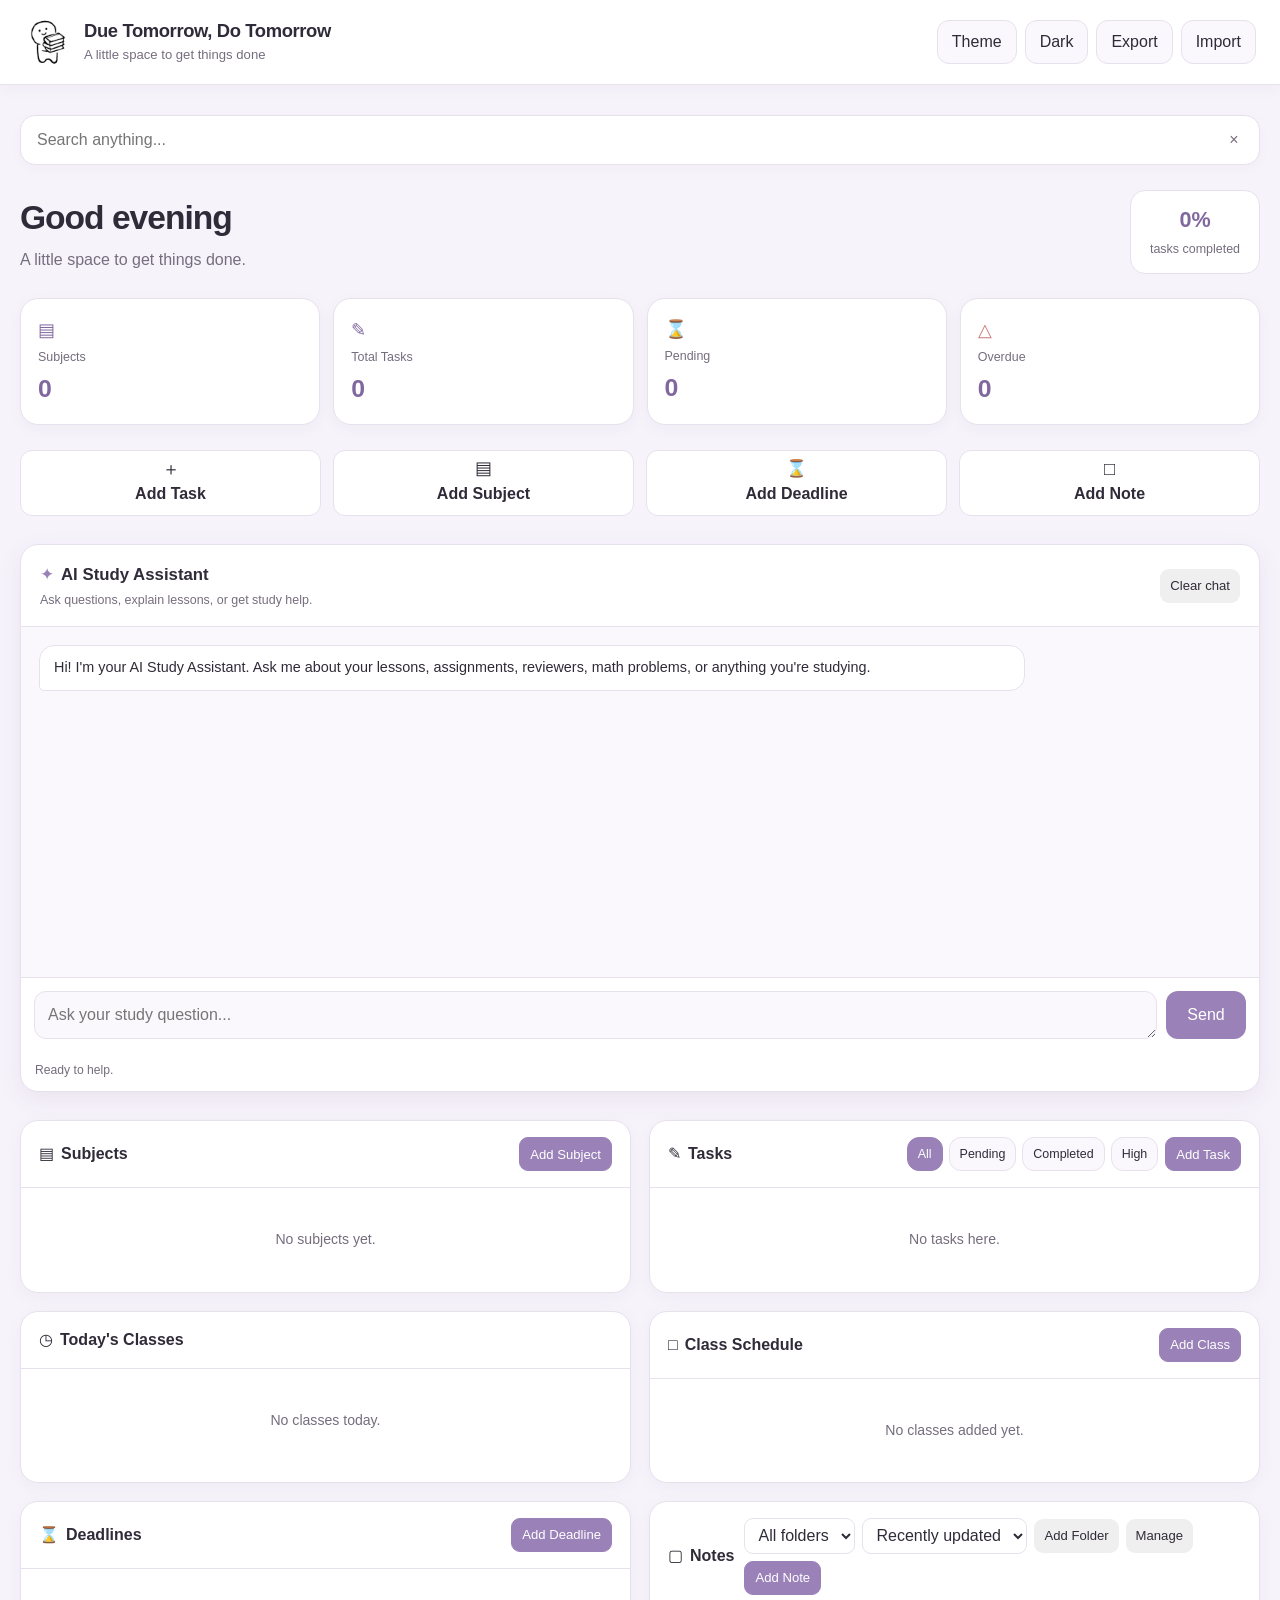
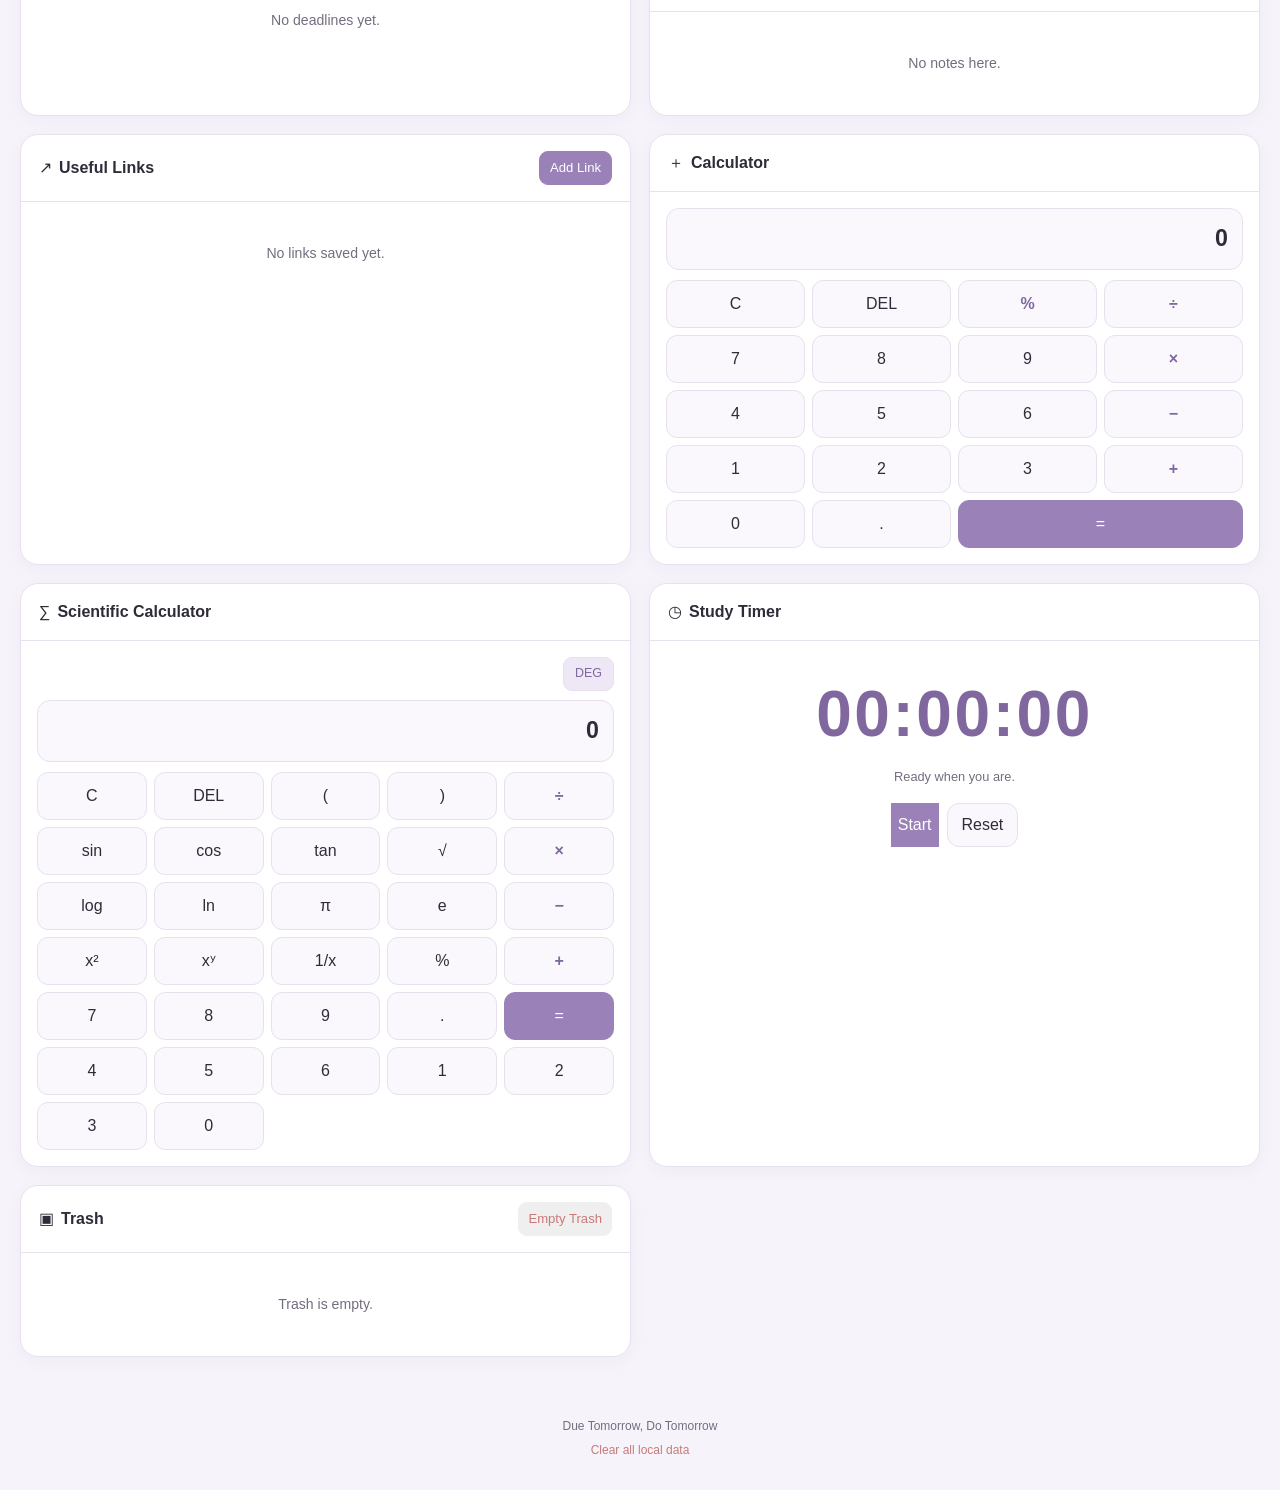
<file: index.html>
<!DOCTYPE html>
<html lang="en">
<head>
  <meta charset="UTF-8">

  <meta
    name="viewport"
    content="width=device-width, initial-scale=1.0"
  >

  <meta
    name="description"
    content="Due Tomorrow, Do Tomorrow — A little space to get things done."
  >

  <title>Due Tomorrow, Do Tomorrow</title>

  <link
    rel="icon"
    type="image/png"
    href="./due-tomorrow-favicon.png"
  >

  <link rel="stylesheet" href="style.css">
</head>

<body data-theme="lavender">

  <!-- =====================================================
       HEADER
       ===================================================== -->

  <header>
    <div class="header-inner">

      <div class="brand">

        <img
          src="./due-tomorrow-favicon.png"
          alt="Due Tomorrow, Do Tomorrow"
        >

        <div class="brand-text">
          <h1>Due Tomorrow, Do Tomorrow</h1>
          <p>A little space to get things done</p>
        </div>

      </div>

      <div class="header-actions">

        <button
          id="themeButton"
          class="header-button"
          type="button"
          aria-label="Choose theme"
        >
          Theme
        </button>

        <button
          id="darkModeButton"
          class="header-button"
          type="button"
          aria-label="Toggle dark mode"
        >
          Dark
        </button>

        <button
          id="exportButton"
          class="header-button"
          type="button"
        >
          Export
        </button>

        <button
          id="importButton"
          class="header-button"
          type="button"
        >
          Import
        </button>

        <input
          id="importFile"
          type="file"
          accept=".json,application/json"
          hidden
        >

      </div>

    </div>

    <!-- ===================================================
         THEME PANEL
         =================================================== -->

    <div
      id="themePanel"
      class="theme-panel"
    >

      <h3>Choose a color</h3>

      <div class="theme-options">

        <button
          class="theme-option"
          data-theme="lavender"
          type="button"
        >
          <span class="theme-swatch"></span>
          Lavender
        </button>

        <button
          class="theme-option"
          data-theme="blush"
          type="button"
        >
          <span class="theme-swatch"></span>
          Blush Pink
        </button>

        <button
          class="theme-option"
          data-theme="blue"
          type="button"
        >
          <span class="theme-swatch"></span>
          Baby Blue
        </button>

        <button
          class="theme-option"
          data-theme="sage"
          type="button"
        >
          <span class="theme-swatch"></span>
          Sage Green
        </button>

        <button
          class="theme-option"
          data-theme="butter"
          type="button"
        >
          <span class="theme-swatch"></span>
          Butter
        </button>

        <button
          class="theme-option"
          data-theme="peach"
          type="button"
        >
          <span class="theme-swatch"></span>
          Soft Peach
        </button>

        <button
          class="theme-option"
          data-theme="mauve"
          type="button"
        >
          <span class="theme-swatch"></span>
          Dusty Mauve
        </button>

        <button
          class="theme-option"
          data-theme="cream"
          type="button"
        >
          <span class="theme-swatch"></span>
          Cream
        </button>

      </div>

    </div>

  </header>


  <!-- =====================================================
       MAIN
       ===================================================== -->

  <main>

    <!-- SEARCH -->

    <div class="search-container">

      <input
        id="globalSearch"
        type="search"
        placeholder="Search anything..."
        autocomplete="off"
      >

      <button
        id="clearSearch"
        type="button"
        aria-label="Clear search"
      >
        ×
      </button>

    </div>


    <!-- WELCOME -->

    <section class="welcome-section">

      <div>
        <h2 id="greeting">Good morning</h2>

        <p>
          A little space to get things done.
        </p>
      </div>

      <div class="progress-box">

        <strong id="progressNumber">0%</strong>

        <span>tasks completed</span>

      </div>

    </section>


    <!-- STATS -->

    <section class="stats-grid">

      <div class="stat-card">

        <div class="stat-label">
          Subjects
        </div>

        <div
          id="statSubjects"
          class="stat-number"
        >
          0
        </div>

      </div>


      <div class="stat-card">

        <div class="stat-label">
          Total Tasks
        </div>

        <div
          id="statTasks"
          class="stat-number"
        >
          0
        </div>

      </div>


      <div class="stat-card">

        <div class="stat-label">
          Pending
        </div>

        <div
          id="statPending"
          class="stat-number"
        >
          0
        </div>

      </div>


      <div class="stat-card">

        <div class="stat-label">
          Overdue
        </div>

        <div
          id="statOverdue"
          class="stat-number"
        >
          0
        </div>

      </div>

    </section>


    <!-- QUICK ACTIONS -->

    <section class="quick-actions">

      <button
        id="quickTaskButton"
        class="quick-button"
        type="button"
      >
        Add Task
      </button>

      <button
        id="quickSubjectButton"
        class="quick-button"
        type="button"
      >
        Add Subject
      </button>

      <button
        id="quickDeadlineButton"
        class="quick-button"
        type="button"
      >
        Add Deadline
      </button>

      <button
        id="quickNoteButton"
        class="quick-button"
        type="button"
      >
        Add Note
      </button>

    </section>


    <!-- ===================================================
         AI STUDY ASSISTANT
         =================================================== -->

    <section class="ai-card">

      <div class="ai-header">

        <div>
          <h2>AI Study Assistant</h2>

          <p>
            Ask questions, explain lessons, or get study help.
          </p>
        </div>

        <button
          id="aiClearButton"
          class="small-button"
          type="button"
        >
          Clear chat
        </button>

      </div>


      <div
        id="aiChatMessages"
        class="ai-chat-messages"
      ></div>


      <div class="ai-input-row">

        <textarea
          id="aiInput"
          rows="1"
          placeholder="Ask your study question..."
        ></textarea>

        <button
          id="aiSendButton"
          type="button"
        >
          Send
        </button>

      </div>


      <div class="ai-footer">

        <span id="aiStatus">
          Ready to help.
        </span>

      </div>

    </section>


    <!-- ===================================================
         DASHBOARD
         =================================================== -->

    <section class="dashboard-grid">


      <!-- SUBJECTS -->

      <section class="dashboard-card">

        <div class="card-header">

          <h2>Subjects</h2>

          <div class="card-header-actions">

            <button
              id="addSubjectButton"
              class="primary-button small-button"
              type="button"
            >
              Add Subject
            </button>

          </div>

        </div>

        <div
          id="subjectsList"
          class="card-body item-list"
        ></div>

      </section>


      <!-- TASKS -->

      <section class="dashboard-card">

        <div class="card-header">

          <h2>Tasks</h2>

          <div class="card-header-actions">

            <div class="filter-buttons">

              <button
                class="filter-button active"
                data-filter="all"
                type="button"
              >
                All
              </button>

              <button
                class="filter-button"
                data-filter="pending"
                type="button"
              >
                Pending
              </button>

              <button
                class="filter-button"
                data-filter="completed"
                type="button"
              >
                Completed
              </button>

              <button
                class="filter-button"
                data-filter="high"
                type="button"
              >
                High
              </button>

            </div>

            <button
              id="addTaskButton"
              class="primary-button small-button"
              type="button"
            >
              Add Task
            </button>

          </div>

        </div>

        <div
          id="tasksList"
          class="card-body item-list"
        ></div>

      </section>


      <!-- TODAY'S CLASSES -->

      <section class="dashboard-card">

        <div class="card-header">

          <h2>Today's Classes</h2>

        </div>

        <div
          id="todayClasses"
          class="card-body item-list"
        ></div>

      </section>


      <!-- FULL SCHEDULE -->

      <section class="dashboard-card">

        <div class="card-header">

          <h2>Class Schedule</h2>

          <div class="card-header-actions">

            <button
              id="addScheduleButton"
              class="primary-button small-button"
              type="button"
            >
              Add Class
            </button>

          </div>

        </div>

        <div
          id="scheduleList"
          class="card-body item-list"
        ></div>

      </section>


      <!-- DEADLINES -->

      <section class="dashboard-card">

        <div class="card-header">

          <h2>Deadlines</h2>

          <div class="card-header-actions">

            <button
              id="addDeadlineButton"
              class="primary-button small-button"
              type="button"
            >
              Add Deadline
            </button>

          </div>

        </div>

        <div
          id="deadlinesList"
          class="card-body item-list"
        ></div>

      </section>


      <!-- NOTES -->

      <section class="dashboard-card">

        <div class="card-header">

          <h2>Notes</h2>

          <div class="card-header-actions notes-controls">

            <select id="notesFolderFilter">
              <option value="all">
                All folders
              </option>
            </select>

            <select id="notesSort">

              <option value="updated">
                Recently updated
              </option>

              <option value="created">
                Recently created
              </option>

              <option value="az">
                A-Z
              </option>

              <option value="za">
                Z-A
              </option>

              <option value="pinned">
                Pinned first
              </option>

            </select>

            <button
              id="addFolderButton"
              class="small-button"
              type="button"
            >
              Add Folder
            </button>

            <button
              id="manageFoldersButton"
              class="small-button"
              type="button"
            >
              Manage
            </button>

            <button
              id="addNoteButton"
              class="primary-button small-button"
              type="button"
            >
              Add Note
            </button>

          </div>

        </div>

        <div
          id="notesList"
          class="card-body item-list"
        ></div>

      </section>


      <!-- LINKS -->

      <section class="dashboard-card">

        <div class="card-header">

          <h2>Useful Links</h2>

          <div class="card-header-actions">

            <button
              id="addLinkButton"
              class="primary-button small-button"
              type="button"
            >
              Add Link
            </button>

          </div>

        </div>

        <div
          id="linksList"
          class="card-body item-list"
        ></div>

      </section>


      <!-- =================================================
           REGULAR CALCULATOR
           ================================================= -->

      <section class="dashboard-card">

        <div class="card-header">

          <h2>Calculator</h2>

        </div>

        <div class="calculator">

          <div
            id="calculatorDisplay"
            class="calculator-display"
          >
            0
          </div>

          <div class="calculator-grid">

            <button
              data-calculator="clear"
              type="button"
            >
              C
            </button>

            <button
              data-calculator="delete"
              type="button"
            >
              DEL
            </button>

            <button
              data-calculator="%"
              type="button"
              class="operator"
            >
              %
            </button>

            <button
              data-calculator="÷"
              type="button"
              class="operator"
            >
              ÷
            </button>


            <button
              data-calculator="7"
              type="button"
            >
              7
            </button>

            <button
              data-calculator="8"
              type="button"
            >
              8
            </button>

            <button
              data-calculator="9"
              type="button"
            >
              9
            </button>

            <button
              data-calculator="×"
              type="button"
              class="operator"
            >
              ×
            </button>


            <button
              data-calculator="4"
              type="button"
            >
              4
            </button>

            <button
              data-calculator="5"
              type="button"
            >
              5
            </button>

            <button
              data-calculator="6"
              type="button"
            >
              6
            </button>

            <button
              data-calculator="-"
              type="button"
              class="operator"
            >
              −
            </button>


            <button
              data-calculator="1"
              type="button"
            >
              1
            </button>

            <button
              data-calculator="2"
              type="button"
            >
              2
            </button>

            <button
              data-calculator="3"
              type="button"
            >
              3
            </button>

            <button
              data-calculator="+"
              type="button"
              class="operator"
            >
              +
            </button>


            <button
              data-calculator="0"
              type="button"
            >
              0
            </button>

            <button
              data-calculator="."
              type="button"
            >
              .
            </button>

            <button
              data-calculator="="
              type="button"
              class="equals"
              style="grid-column: span 2;"
            >
              =
            </button>

          </div>

        </div>

      </section>


      <!-- =================================================
           SCIENTIFIC CALCULATOR
           ================================================= -->

      <section class="dashboard-card">

        <div class="card-header">

          <h2>Scientific Calculator</h2>

        </div>

        <div class="calculator">

          <div class="angle-mode">

            <button
              id="angleModeButton"
              type="button"
            >
              DEG
            </button>

          </div>

          <div
            id="scientificDisplay"
            class="calculator-display"
          >
            0
          </div>

          <div class="calculator-grid scientific-grid">

            <button
              data-scientific="clear"
              type="button"
            >
              C
            </button>

            <button
              data-scientific="delete"
              type="button"
            >
              DEL
            </button>

            <button
              data-scientific="("
              type="button"
            >
              (
            </button>

            <button
              data-scientific=")"
              type="button"
            >
              )
            </button>

            <button
              data-scientific="÷"
              type="button"
              class="operator"
            >
              ÷
            </button>


            <button
              data-scientific="sin"
              type="button"
            >
              sin
            </button>

            <button
              data-scientific="cos"
              type="button"
            >
              cos
            </button>

            <button
              data-scientific="tan"
              type="button"
            >
              tan
            </button>

            <button
              data-scientific="sqrt"
              type="button"
            >
              √
            </button>

            <button
              data-scientific="×"
              type="button"
              class="operator"
            >
              ×
            </button>


            <button
              data-scientific="log"
              type="button"
            >
              log
            </button>

            <button
              data-scientific="ln"
              type="button"
            >
              ln
            </button>

            <button
              data-scientific="pi"
              type="button"
            >
              π
            </button>

            <button
              data-scientific="e"
              type="button"
            >
              e
            </button>

            <button
              data-scientific="-"
              type="button"
              class="operator"
            >
              −
            </button>


            <button
              data-scientific="square"
              type="button"
            >
              x²
            </button>

            <button
              data-scientific="power"
              type="button"
            >
              xʸ
            </button>

            <button
              data-scientific="inverse"
              type="button"
            >
              1/x
            </button>

            <button
              data-scientific="%"
              type="button"
            >
              %
            </button>

            <button
              data-scientific="+"
              type="button"
              class="operator"
            >
              +
            </button>


            <button
              data-scientific="7"
              type="button"
            >
              7
            </button>

            <button
              data-scientific="8"
              type="button"
            >
              8
            </button>

            <button
              data-scientific="9"
              type="button"
            >
              9
            </button>

            <button
              data-scientific="."
              type="button"
            >
              .
            </button>

            <button
              data-scientific="="
              type="button"
              class="equals"
            >
              =
            </button>


            <button
              data-scientific="4"
              type="button"
            >
              4
            </button>

            <button
              data-scientific="5"
              type="button"
            >
              5
            </button>

            <button
              data-scientific="6"
              type="button"
            >
              6
            </button>

            <button
              data-scientific="1"
              type="button"
            >
              1
            </button>

            <button
              data-scientific="2"
              type="button"
            >
              2
            </button>


            <button
              data-scientific="3"
              type="button"
            >
              3
            </button>

            <button
              data-scientific="0"
              type="button"
            >
              0
            </button>

          </div>

        </div>

      </section>


      <!-- =================================================
           TIMER
           ================================================= -->

      <section class="dashboard-card">

        <div class="card-header">

          <h2>Study Timer</h2>

        </div>

        <div class="timer-container">

          <div id="timerDisplay">
            00:00:00
          </div>

          <div
            id="timerStatus"
            class="timer-status"
          >
            Ready when you are.
          </div>

          <div class="timer-buttons">

            <button
              id="timerStart"
              class="primary-button"
              type="button"
            >
              Start
            </button>

            <button
              id="timerReset"
              class="action-button"
              type="button"
            >
              Reset
            </button>

          </div>

        </div>

      </section>


      <!-- =================================================
           TRASH
           ================================================= -->

      <section class="dashboard-card">

        <div class="card-header">

          <h2>Trash</h2>

          <div class="card-header-actions">

            <button
              id="emptyTrashButton"
              class="small-button danger-button"
              type="button"
            >
              Empty Trash
            </button>

          </div>

        </div>

        <div
          id="trashList"
          class="card-body item-list"
        ></div>

      </section>

    </section>

  </main>


  <!-- =====================================================
       MODAL
       ===================================================== -->

  <div
    id="modalOverlay"
    aria-hidden="true"
  >

    <div class="modal">

      <div class="modal-header">

        <h2 id="modalTitle">
          Add Item
        </h2>

        <button
          id="modalClose"
          type="button"
          aria-label="Close"
        >
          ×
        </button>

      </div>


      <form id="modalForm">

        <div id="modalFields"></div>

        <div class="modal-footer">

          <button
            id="modalCancel"
            class="action-button"
            type="button"
          >
            Cancel
          </button>

          <button
            class="primary-button action-button"
            type="submit"
          >
            Save
          </button>

        </div>

      </form>

    </div>

  </div>


  <!-- =====================================================
       TOAST
       ===================================================== -->

  <div
    id="toast"
    role="status"
    aria-live="polite"
  ></div>


  <!-- =====================================================
       FOOTER
       ===================================================== -->

  <footer>

    <div>
      Due Tomorrow, Do Tomorrow
    </div>

    <button
      id="clearAllButton"
      type="button"
    >
      Clear all local data
    </button>

  </footer>


  <!-- =====================================================
       JAVASCRIPT
       ===================================================== -->

  <script src="script.js"></script>

</body>
</html>
</file>
<file: style.css>
/* =========================================================
   DUE TOMORROW, DO TOMORROW
   Main Stylesheet
   ========================================================= */

:root {
  --bg: #f7f3fb;
  --surface: #ffffff;
  --surface-soft: #faf8fd;
  --text: #302b38;
  --text-soft: #756d7e;
  --border: #e7e0ed;
  --accent: #9a82b8;
  --accent-dark: #80689f;
  --accent-soft: #eee7f5;
  --success: #83a98e;
  --warning: #d7a45b;
  --danger: #c97979;
  --shadow: 0 8px 25px rgba(72, 55, 89, 0.08);
  --radius: 18px;
  --radius-small: 12px;
  --transition: 0.2s ease;
}

/* =========================================================
   THEMES
   ========================================================= */

body[data-theme="lavender"] {
  --bg: #f7f3fb;
  --surface: #ffffff;
  --surface-soft: #faf8fd;
  --accent: #9a82b8;
  --accent-dark: #80689f;
  --accent-soft: #eee7f5;
}

body[data-theme="blush"] {
  --bg: #fff5f7;
  --surface: #ffffff;
  --surface-soft: #fffafb;
  --accent: #c88d9d;
  --accent-dark: #ad7183;
  --accent-soft: #f7e6eb;
}

body[data-theme="blue"] {
  --bg: #f2f8fd;
  --surface: #ffffff;
  --surface-soft: #f9fcff;
  --accent: #7ea5c7;
  --accent-dark: #638bab;
  --accent-soft: #e4f0f8;
}

body[data-theme="sage"] {
  --bg: #f4f8f3;
  --surface: #ffffff;
  --surface-soft: #fafcf9;
  --accent: #8da98e;
  --accent-dark: #708d72;
  --accent-soft: #e5efe5;
}

body[data-theme="butter"] {
  --bg: #fffaf0;
  --surface: #ffffff;
  --surface-soft: #fffdf8;
  --accent: #c5a75d;
  --accent-dark: #a98b42;
  --accent-soft: #f7efd3;
}

body[data-theme="peach"] {
  --bg: #fff6f1;
  --surface: #ffffff;
  --surface-soft: #fffaf7;
  --accent: #cf9479;
  --accent-dark: #b5785c;
  --accent-soft: #f7e7df;
}

body[data-theme="mauve"] {
  --bg: #f7f2f6;
  --surface: #ffffff;
  --surface-soft: #fbf8fa;
  --accent: #a8879d;
  --accent-dark: #8e6e84;
  --accent-soft: #eee5eb;
}

body[data-theme="cream"] {
  --bg: #faf8f0;
  --surface: #ffffff;
  --surface-soft: #fdfcf8;
  --accent: #a89a72;
  --accent-dark: #8f815b;
  --accent-soft: #f0ecdc;
}

/* =========================================================
   RESET
   ========================================================= */

* {
  box-sizing: border-box;
}

html {
  scroll-behavior: smooth;
}

body {
  margin: 0;
  min-height: 100vh;
  background: var(--bg);
  color: var(--text);
  font-family:
    Inter,
    -apple-system,
    BlinkMacSystemFont,
    "Segoe UI",
    Roboto,
    Arial,
    sans-serif;
  line-height: 1.5;
  transition:
    background var(--transition),
    color var(--transition);
}

button,
input,
textarea,
select {
  font: inherit;
}

button {
  cursor: pointer;
}

img {
  max-width: 100%;
  display: block;
}

a {
  color: var(--accent-dark);
  text-decoration: none;
}

a:hover {
  text-decoration: underline;
}

/* =========================================================
   SCROLLBAR
   ========================================================= */

::-webkit-scrollbar {
  width: 8px;
  height: 8px;
}

::-webkit-scrollbar-track {
  background: transparent;
}

::-webkit-scrollbar-thumb {
  background: var(--border);
  border-radius: 999px;
}

::-webkit-scrollbar-thumb:hover {
  background: var(--accent);
}

/* =========================================================
   HEADER
   ========================================================= */

header {
  width: 100%;
  padding: 18px 24px;
  background: var(--surface);
  border-bottom: 1px solid var(--border);
  position: sticky;
  top: 0;
  z-index: 50;
  box-shadow: 0 3px 15px rgba(60, 45, 75, 0.04);
}

.header-inner {
  width: min(1400px, 100%);
  margin: 0 auto;
  display: flex;
  align-items: center;
  justify-content: space-between;
  gap: 18px;
}

.brand {
  display: flex;
  align-items: center;
  gap: 12px;
  min-width: 0;
}

.brand img {
  width: 48px;
  height: 48px;
  object-fit: contain;
  border-radius: 14px;
  flex-shrink: 0;
}

.brand-text {
  min-width: 0;
}

.brand-text h1 {
  margin: 0;
  font-size: 1.15rem;
  line-height: 1.2;
  font-weight: 750;
  letter-spacing: -0.02em;
}

.brand-text p {
  margin: 3px 0 0;
  color: var(--text-soft);
  font-size: 0.82rem;
}

.header-actions {
  display: flex;
  align-items: center;
  gap: 8px;
  flex-wrap: wrap;
  justify-content: flex-end;
}

/* =========================================================
   BUTTONS
   ========================================================= */

button {
  border: 0;
  color: var(--text);
}

.icon-button,
.header-button,
.action-button,
.quick-button,
.filter-button {
  min-height: 42px;
  border-radius: 12px;
  padding: 9px 14px;
  background: var(--surface-soft);
  border: 1px solid var(--border);
  transition:
    transform var(--transition),
    background var(--transition),
    border-color var(--transition),
    box-shadow var(--transition);
}

.icon-button:hover,
.header-button:hover,
.action-button:hover,
.quick-button:hover,
.filter-button:hover {
  background: var(--accent-soft);
  border-color: var(--accent);
}

.icon-button:active,
.header-button:active,
.action-button:active,
.quick-button:active,
.filter-button:active {
  transform: scale(0.97);
}

.primary-button {
  background: var(--accent);
  color: white;
  border: 1px solid var(--accent);
}

.primary-button:hover {
  background: var(--accent-dark);
  border-color: var(--accent-dark);
}

.danger-button {
  color: var(--danger);
}

.small-button {
  min-height: 34px;
  padding: 6px 10px;
  font-size: 0.82rem;
  border-radius: 9px;
}

/* =========================================================
   THEME PANEL
   ========================================================= */

.theme-panel {
  position: absolute;
  top: 75px;
  right: 24px;
  width: 290px;
  padding: 16px;
  background: var(--surface);
  border: 1px solid var(--border);
  border-radius: var(--radius);
  box-shadow: var(--shadow);
  z-index: 100;
  display: none;
}

.theme-panel.show {
  display: block;
}

.theme-panel h3 {
  margin: 0 0 12px;
  font-size: 0.95rem;
}

.theme-options {
  display: grid;
  grid-template-columns: 1fr 1fr;
  gap: 8px;
}

.theme-option {
  display: flex;
  align-items: center;
  gap: 9px;
  width: 100%;
  padding: 9px 10px;
  background: var(--surface-soft);
  border: 1px solid var(--border);
  border-radius: 11px;
  text-align: left;
  transition: var(--transition);
}

.theme-option:hover {
  border-color: var(--accent);
}

.theme-option.active {
  border-color: var(--accent);
  background: var(--accent-soft);
}

.theme-swatch {
  width: 23px;
  height: 23px;
  border-radius: 50%;
  border: 2px solid rgba(0, 0, 0, 0.06);
  flex-shrink: 0;
}

.theme-option[data-theme="lavender"] .theme-swatch {
  background: #c7b4d9;
}

.theme-option[data-theme="blush"] .theme-swatch {
  background: #e8b8c4;
}

.theme-option[data-theme="blue"] .theme-swatch {
  background: #b4d1e5;
}

.theme-option[data-theme="sage"] .theme-swatch {
  background: #b9cfb9;
}

.theme-option[data-theme="butter"] .theme-swatch {
  background: #ead798;
}

.theme-option[data-theme="peach"] .theme-swatch {
  background: #edc1ad;
}

.theme-option[data-theme="mauve"] .theme-swatch {
  background: #cbb1c3;
}

.theme-option[data-theme="cream"] .theme-swatch {
  background: #e5ddbd;
}

/* =========================================================
   MAIN
   ========================================================= */

main {
  width: min(1400px, calc(100% - 40px));
  margin: 0 auto;
  padding: 30px 0 60px;
}

/* =========================================================
   SEARCH
   ========================================================= */

.search-container {
  position: relative;
  margin-bottom: 25px;
}

#globalSearch {
  width: 100%;
  min-height: 50px;
  padding: 12px 45px 12px 16px;
  background: var(--surface);
  border: 1px solid var(--border);
  border-radius: 15px;
  outline: none;
  color: var(--text);
  box-shadow: 0 3px 12px rgba(50, 40, 60, 0.03);
}

#globalSearch:focus {
  border-color: var(--accent);
  box-shadow: 0 0 0 3px var(--accent-soft);
}

#clearSearch {
  position: absolute;
  right: 9px;
  top: 50%;
  transform: translateY(-50%);
  width: 34px;
  height: 34px;
  border-radius: 9px;
  background: transparent;
  color: var(--text-soft);
}

/* =========================================================
   WELCOME
   ========================================================= */

.welcome-section {
  display: flex;
  align-items: center;
  justify-content: space-between;
  gap: 20px;
  margin-bottom: 24px;
}

.welcome-section h2 {
  margin: 0;
  font-size: clamp(1.5rem, 3vw, 2.1rem);
  letter-spacing: -0.03em;
}

.welcome-section p {
  margin: 5px 0 0;
  color: var(--text-soft);
}

.progress-box {
  min-width: 130px;
  padding: 13px 17px;
  background: var(--surface);
  border: 1px solid var(--border);
  border-radius: 15px;
  text-align: center;
}

.progress-box strong {
  display: block;
  font-size: 1.35rem;
  color: var(--accent-dark);
}

.progress-box span {
  color: var(--text-soft);
  font-size: 0.78rem;
}

/* =========================================================
   STATS
   ========================================================= */

.stats-grid {
  display: grid;
  grid-template-columns: repeat(4, 1fr);
  gap: 13px;
  margin-bottom: 25px;
}

.stat-card {
  padding: 17px;
  background: var(--surface);
  border: 1px solid var(--border);
  border-radius: var(--radius);
  box-shadow: 0 4px 15px rgba(60, 45, 75, 0.04);
}

.stat-card .stat-label {
  color: var(--text-soft);
  font-size: 0.78rem;
}

.stat-card .stat-number {
  margin-top: 3px;
  font-size: 1.55rem;
  font-weight: 750;
  color: var(--accent-dark);
}

/* =========================================================
   QUICK ACTIONS
   ========================================================= */

.quick-actions {
  display: grid;
  grid-template-columns: repeat(4, 1fr);
  gap: 12px;
  margin-bottom: 28px;
}

.quick-button {
  min-height: 56px;
  font-weight: 650;
  background: var(--surface);
}

/* =========================================================
   AI STUDY ASSISTANT
   ========================================================= */

.ai-card {
  margin-bottom: 28px;
  background: var(--surface);
  border: 1px solid var(--border);
  border-radius: var(--radius);
  overflow: hidden;
  box-shadow: var(--shadow);
}

.ai-header {
  padding: 17px 19px;
  border-bottom: 1px solid var(--border);
  display: flex;
  align-items: center;
  justify-content: space-between;
  gap: 12px;
}

.ai-header h2 {
  margin: 0;
  font-size: 1.05rem;
}

.ai-header p {
  margin: 3px 0 0;
  color: var(--text-soft);
  font-size: 0.78rem;
}

.ai-chat-messages {
  height: 350px;
  overflow-y: auto;
  padding: 18px;
  background: var(--surface-soft);
}

.ai-message {
  max-width: 82%;
  margin-bottom: 12px;
  padding: 11px 14px;
  border-radius: 15px;
  white-space: pre-wrap;
  word-wrap: break-word;
  font-size: 0.9rem;
}

.ai-message.user {
  margin-left: auto;
  background: var(--accent);
  color: white;
  border-bottom-right-radius: 5px;
}

.ai-message.model {
  margin-right: auto;
  background: var(--surface);
  border: 1px solid var(--border);
  border-bottom-left-radius: 5px;
}

.ai-input-row {
  display: flex;
  gap: 9px;
  padding: 13px;
  border-top: 1px solid var(--border);
}

#aiInput {
  flex: 1;
  min-width: 0;
  min-height: 45px;
  max-height: 120px;
  resize: vertical;
  padding: 11px 13px;
  background: var(--surface-soft);
  color: var(--text);
  border: 1px solid var(--border);
  border-radius: 12px;
  outline: none;
}

#aiInput:focus {
  border-color: var(--accent);
}

#aiSendButton {
  min-width: 80px;
  background: var(--accent);
  color: white;
  border-radius: 12px;
}

#aiSendButton:hover {
  background: var(--accent-dark);
}

.ai-footer {
  padding: 9px 14px 12px;
  display: flex;
  align-items: center;
  justify-content: space-between;
  gap: 10px;
}

#aiStatus {
  color: var(--text-soft);
  font-size: 0.76rem;
}

/* =========================================================
   DASHBOARD GRID
   ========================================================= */

.dashboard-grid {
  display: grid;
  grid-template-columns: repeat(2, minmax(0, 1fr));
  gap: 18px;
}

.dashboard-card {
  min-width: 0;
  background: var(--surface);
  border: 1px solid var(--border);
  border-radius: var(--radius);
  box-shadow: 0 4px 17px rgba(60, 45, 75, 0.04);
  overflow: hidden;
}

.dashboard-card.full-width {
  grid-column: 1 / -1;
}

.card-header {
  padding: 16px 18px;
  border-bottom: 1px solid var(--border);
  display: flex;
  align-items: center;
  justify-content: space-between;
  gap: 10px;
}

.card-header h2,
.card-header h3 {
  margin: 0;
  font-size: 1rem;
}

.card-header-actions {
  display: flex;
  align-items: center;
  gap: 7px;
  flex-wrap: wrap;
}

.card-body {
  padding: 16px;
}

/* =========================================================
   LISTS
   ========================================================= */

.item-list {
  display: flex;
  flex-direction: column;
  gap: 9px;
}

.list-item {
  padding: 12px 13px;
  background: var(--surface-soft);
  border: 1px solid var(--border);
  border-radius: 13px;
  transition: var(--transition);
}

.list-item:hover {
  border-color: var(--accent);
}

.empty-state {
  padding: 25px 15px;
  text-align: center;
  color: var(--text-soft);
  font-size: 0.88rem;
}

/* =========================================================
   SUBJECTS
   ========================================================= */

.subject-item {
  display: flex;
  align-items: center;
  justify-content: space-between;
  gap: 10px;
}

.subject-info {
  min-width: 0;
}

.subject-name {
  font-weight: 700;
  overflow-wrap: anywhere;
}

.subject-meta {
  margin-top: 2px;
  color: var(--text-soft);
  font-size: 0.77rem;
}

.subject-actions,
.item-actions {
  display: flex;
  align-items: center;
  gap: 5px;
  flex-shrink: 0;
}

/* =========================================================
   TASKS
   ========================================================= */

.filter-buttons {
  display: flex;
  gap: 6px;
  flex-wrap: wrap;
}

.filter-button {
  min-height: 34px;
  padding: 6px 10px;
  font-size: 0.78rem;
}

.filter-button.active {
  background: var(--accent);
  border-color: var(--accent);
  color: white;
}

.task-item {
  display: flex;
  align-items: flex-start;
  gap: 11px;
}

.task-check {
  width: 20px;
  height: 20px;
  accent-color: var(--accent);
  margin-top: 2px;
  flex-shrink: 0;
}

.task-content {
  flex: 1;
  min-width: 0;
}

.task-title {
  font-weight: 650;
  overflow-wrap: anywhere;
}

.task-item.completed .task-title {
  text-decoration: line-through;
  opacity: 0.55;
}

.task-meta {
  margin-top: 3px;
  color: var(--text-soft);
  font-size: 0.76rem;
}

.priority-high {
  border-left: 4px solid var(--danger);
}

.priority-medium {
  border-left: 4px solid var(--warning);
}

.priority-low {
  border-left: 4px solid var(--success);
}

/* =========================================================
   SCHEDULE
   ========================================================= */

.schedule-item {
  display: grid;
  grid-template-columns: 85px minmax(0, 1fr) auto;
  gap: 12px;
  align-items: center;
}

.schedule-time {
  font-size: 0.8rem;
  color: var(--text-soft);
}

.schedule-subject {
  font-weight: 700;
}

.schedule-teacher {
  color: var(--text-soft);
  font-size: 0.76rem;
}

.today-class {
  background: var(--accent-soft);
  border-color: var(--accent);
}

/* =========================================================
   DEADLINES
   ========================================================= */

.deadline-item {
  display: flex;
  align-items: center;
  justify-content: space-between;
  gap: 12px;
}

.deadline-content {
  min-width: 0;
}

.deadline-title {
  font-weight: 650;
  overflow-wrap: anywhere;
}

.deadline-date {
  margin-top: 3px;
  font-size: 0.77rem;
  color: var(--text-soft);
}

.deadline-overdue {
  border-left: 4px solid var(--danger);
}

.deadline-soon {
  border-left: 4px solid var(--warning);
}

/* =========================================================
   NOTES
   ========================================================= */

.notes-controls {
  display: flex;
  align-items: center;
  gap: 7px;
  flex-wrap: wrap;
}

.notes-controls select {
  min-height: 36px;
  padding: 6px 9px;
  border: 1px solid var(--border);
  border-radius: 9px;
  background: var(--surface);
  color: var(--text);
  outline: none;
}

.note-item {
  position: relative;
}

.note-item.pinned {
  border-color: var(--accent);
  background: var(--accent-soft);
}

.note-title {
  font-weight: 700;
  overflow-wrap: anywhere;
}

.note-preview {
  margin-top: 5px;
  color: var(--text-soft);
  font-size: 0.8rem;
  white-space: pre-wrap;
  display: -webkit-box;
  -webkit-box-orient: vertical;
  -webkit-line-clamp: 3;
  overflow: hidden;
}

.note-meta {
  margin-top: 8px;
  color: var(--text-soft);
  font-size: 0.72rem;
}

/* =========================================================
   LINKS
   ========================================================= */

.link-item {
  display: flex;
  align-items: center;
  justify-content: space-between;
  gap: 12px;
}

.link-content {
  min-width: 0;
}

.link-title {
  font-weight: 650;
  overflow-wrap: anywhere;
}

.link-url {
  display: block;
  margin-top: 3px;
  font-size: 0.74rem;
  color: var(--text-soft);
  overflow: hidden;
  text-overflow: ellipsis;
  white-space: nowrap;
}

/* =========================================================
   CALCULATORS
   ========================================================= */

.calculator {
  padding: 16px;
}

.calculator-display {
  width: 100%;
  min-height: 62px;
  padding: 12px 14px;
  margin-bottom: 10px;
  background: var(--surface-soft);
  border: 1px solid var(--border);
  border-radius: 13px;
  color: var(--text);
  text-align: right;
  font-size: 1.45rem;
  font-weight: 650;
  overflow: hidden;
}

.calculator-grid {
  display: grid;
  grid-template-columns: repeat(4, 1fr);
  gap: 7px;
}

.calculator-grid button {
  min-height: 48px;
  border-radius: 11px;
  background: var(--surface-soft);
  border: 1px solid var(--border);
  transition: var(--transition);
}

.calculator-grid button:hover {
  background: var(--accent-soft);
  border-color: var(--accent);
}

.calculator-grid button.operator {
  color: var(--accent-dark);
  font-weight: 700;
}

.calculator-grid button.equals {
  background: var(--accent);
  color: white;
  border-color: var(--accent);
}

.calculator-grid button.equals:hover {
  background: var(--accent-dark);
}

.scientific-grid {
  grid-template-columns: repeat(5, 1fr);
}

.angle-mode {
  margin-bottom: 9px;
  display: flex;
  justify-content: flex-end;
}

#angleModeButton {
  min-height: 34px;
  padding: 6px 11px;
  background: var(--accent-soft);
  color: var(--accent-dark);
  border-radius: 9px;
  border: 1px solid var(--border);
  font-size: 0.78rem;
}

/* =========================================================
   TIMER
   ========================================================= */

.timer-container {
  padding: 25px 16px;
  text-align: center;
}

#timerDisplay {
  font-size: clamp(2.5rem, 6vw, 4rem);
  font-weight: 750;
  letter-spacing: 0.04em;
  color: var(--accent-dark);
  font-variant-numeric: tabular-nums;
}

.timer-status {
  margin: 5px 0 17px;
  color: var(--text-soft);
  font-size: 0.8rem;
}

.timer-buttons {
  display: flex;
  justify-content: center;
  gap: 8px;
  flex-wrap: wrap;
}

/* =========================================================
   TRASH
   ========================================================= */

.trash-item {
  display: flex;
  align-items: flex-start;
  justify-content: space-between;
  gap: 12px;
}

.trash-info {
  min-width: 0;
}

.trash-title {
  font-weight: 650;
}

.trash-meta {
  margin-top: 3px;
  color: var(--text-soft);
  font-size: 0.74rem;
}

/* =========================================================
   MODAL
   ========================================================= */

#modalOverlay {
  position: fixed;
  inset: 0;
  z-index: 200;
  display: none;
  align-items: center;
  justify-content: center;
  padding: 18px;
  background: rgba(30, 25, 35, 0.42);
  backdrop-filter: blur(4px);
}

#modalOverlay.show {
  display: flex;
}

.modal {
  width: min(560px, 100%);
  max-height: min(90vh, 750px);
  overflow-y: auto;
  background: var(--surface);
  border: 1px solid var(--border);
  border-radius: 20px;
  box-shadow: 0 20px 60px rgba(30, 20, 40, 0.18);
}

.modal-header {
  padding: 17px 18px;
  border-bottom: 1px solid var(--border);
  display: flex;
  align-items: center;
  justify-content: space-between;
  gap: 12px;
}

.modal-header h2 {
  margin: 0;
  font-size: 1.05rem;
}

#modalClose {
  width: 35px;
  height: 35px;
  border-radius: 9px;
  background: var(--surface-soft);
  border: 1px solid var(--border);
}

#modalForm {
  padding: 18px;
}

#modalFields {
  display: flex;
  flex-direction: column;
  gap: 13px;
}

.form-group {
  display: flex;
  flex-direction: column;
  gap: 5px;
}

.form-group label {
  font-size: 0.8rem;
  font-weight: 650;
}

.form-group input,
.form-group textarea,
.form-group select {
  width: 100%;
  min-height: 43px;
  padding: 9px 11px;
  background: var(--surface-soft);
  color: var(--text);
  border: 1px solid var(--border);
  border-radius: 10px;
  outline: none;
}

.form-group textarea {
  min-height: 120px;
  resize: vertical;
}

.form-group input:focus,
.form-group textarea:focus,
.form-group select:focus {
  border-color: var(--accent);
  box-shadow: 0 0 0 3px var(--accent-soft);
}

.form-row {
  display: grid;
  grid-template-columns: 1fr 1fr;
  gap: 10px;
}

.modal-footer {
  margin-top: 18px;
  padding-top: 14px;
  border-top: 1px solid var(--border);
  display: flex;
  justify-content: flex-end;
  gap: 8px;
}

/* =========================================================
   TOAST
   ========================================================= */

#toast {
  position: fixed;
  left: 50%;
  bottom: 22px;
  transform: translate(-50%, 20px);
  z-index: 300;
  max-width: min(90vw, 420px);
  padding: 11px 16px;
  background: var(--text);
  color: white;
  border-radius: 11px;
  font-size: 0.82rem;
  box-shadow: var(--shadow);
  opacity: 0;
  pointer-events: none;
  transition:
    opacity var(--transition),
    transform var(--transition);
}

#toast.show {
  opacity: 1;
  transform: translate(-50%, 0);
}

/* =========================================================
   FOOTER
   ========================================================= */

footer {
  width: min(1400px, calc(100% - 40px));
  margin: 0 auto;
  padding: 0 0 30px;
  color: var(--text-soft);
  text-align: center;
  font-size: 0.75rem;
}

footer button {
  color: var(--danger);
  background: transparent;
  margin-top: 5px;
}

/* =========================================================
   DARK MODE
   ========================================================= */

body.dark-mode {
  --bg: #1d1b20;
  --surface: #27242b;
  --surface-soft: #302c34;
  --text: #eeeaf1;
  --text-soft: #aaa2b0;
  --border: #403a45;
  --accent: #b39acb;
  --accent-dark: #c4aede;
  --accent-soft: #3b3243;
  --success: #91b49b;
  --warning: #d7ad70;
  --danger: #d78b8b;
}

body.dark-mode[data-theme="blush"] {
  --accent: #d39aa9;
  --accent-dark: #e1b1be;
  --accent-soft: #49343b;
}

body.dark-mode[data-theme="blue"] {
  --accent: #91b8d6;
  --accent-dark: #acd0e8;
  --accent-soft: #303e4a;
}

body.dark-mode[data-theme="sage"] {
  --accent: #9db99e;
  --accent-dark: #b3ceb4;
  --accent-soft: #344036;
}

body.dark-mode[data-theme="butter"] {
  --accent: #d0b76d;
  --accent-dark: #e1ca82;
  --accent-soft: #463f2d;
}

body.dark-mode[data-theme="peach"] {
  --accent: #d39b81;
  --accent-dark: #e0b09a;
  --accent-soft: #49372f;
}

body.dark-mode[data-theme="mauve"] {
  --accent: #b899ad;
  --accent-dark: #ccb0c2;
  --accent-soft: #433640;
}

body.dark-mode[data-theme="cream"] {
  --accent: #b8aa7f;
  --accent-dark: #cfc092;
  --accent-soft: #413d2e;
}

body.dark-mode #globalSearch,
body.dark-mode .calculator-display,
body.dark-mode .form-group input,
body.dark-mode .form-group textarea,
body.dark-mode .form-group select {
  color-scheme: dark;
}

body.dark-mode #modalOverlay {
  background: rgba(0, 0, 0, 0.58);
}

/* =========================================================
   FOCUS ACCESSIBILITY
   ========================================================= */

button:focus-visible,
input:focus-visible,
textarea:focus-visible,
select:focus-visible,
a:focus-visible {
  outline: 3px solid var(--accent);
  outline-offset: 2px;
}

/* =========================================================
   TABLET
   ========================================================= */

@media (max-width: 1000px) {
  .stats-grid {
    grid-template-columns: repeat(2, 1fr);
  }

  .quick-actions {
    grid-template-columns: repeat(2, 1fr);
  }

  .dashboard-grid {
    grid-template-columns: 1fr;
  }

  .dashboard-card.full-width {
    grid-column: auto;
  }

  .scientific-grid {
    grid-template-columns: repeat(5, 1fr);
  }
}

/* =========================================================
   MOBILE
   ========================================================= */

@media (max-width: 700px) {
  header {
    padding: 13px 15px;
  }

  .header-inner {
    align-items: flex-start;
  }

  .brand img {
    width: 42px;
    height: 42px;
  }

  .brand-text h1 {
    font-size: 1rem;
  }

  .brand-text p {
    font-size: 0.72rem;
  }

  .header-actions {
    gap: 5px;
  }

  .header-button {
    min-width: 38px;
    width: 38px;
    height: 38px;
    padding: 7px;
    font-size: 0;
  }

  .header-button::before {
    font-size: 1rem;
  }

  #themeButton::before {
    content: "◐";
  }

  #darkModeButton::before {
    content: "☾";
  }

  #exportButton::before {
    content: "↑";
  }

  #importButton::before {
    content: "↓";
  }

  main {
    width: min(100% - 24px, 1400px);
    padding-top: 20px;
  }

  .welcome-section {
    align-items: flex-start;
  }

  .welcome-section h2 {
    font-size: 1.45rem;
  }

  .progress-box {
    min-width: 90px;
    padding: 10px;
  }

  .stats-grid {
    gap: 8px;
  }

  .stat-card {
    padding: 13px;
  }

  .stat-card .stat-number {
    font-size: 1.3rem;
  }

  .quick-actions {
    gap: 8px;
  }

  .quick-button {
    min-height: 50px;
    padding: 8px;
    font-size: 0.82rem;
  }

  .ai-chat-messages {
    height: 300px;
  }

  .ai-message {
    max-width: 90%;
  }

  .ai-input-row {
    align-items: stretch;
  }

  #aiSendButton {
    min-width: 65px;
  }

  .card-header {
    align-items: flex-start;
    flex-direction: column;
  }

  .card-header-actions {
    width: 100%;
  }

  .schedule-item {
    grid-template-columns: 1fr;
    gap: 4px;
  }

  .schedule-time {
    font-size: 0.74rem;
  }

  .notes-controls {
    width: 100%;
  }

  .notes-controls select {
    flex: 1;
    min-width: 0;
  }

  .calculator-grid {
    gap: 5px;
  }

  .calculator-grid button {
    min-height: 44px;
  }

  .scientific-grid {
    grid-template-columns: repeat(4, 1fr);
  }

  .scientific-grid button {
    min-height: 42px;
    font-size: 0.8rem;
  }

  .theme-panel {
    top: 67px;
    right: 12px;
    width: calc(100vw - 24px);
    max-width: 330px;
  }

  .form-row {
    grid-template-columns: 1fr;
  }

  .modal {
    border-radius: 16px;
  }

  footer {
    width: calc(100% - 24px);
  }
}

/* =========================================================
   SMALL PHONES
   ========================================================= */

@media (max-width: 430px) {
  .brand-text p {
    display: none;
  }

  .header-actions {
    max-width: 160px;
  }

  .welcome-section {
    flex-direction: column;
  }

  .progress-box {
    width: 100%;
  }

  .stats-grid {
    grid-template-columns: 1fr 1fr;
  }

  .quick-actions {
    grid-template-columns: 1fr 1fr;
  }

  .ai-header {
    align-items: flex-start;
  }

  .ai-input-row {
    flex-direction: column;
  }

  #aiSendButton {
    width: 100%;
  }

  .subject-item,
  .deadline-item,
  .link-item,
  .trash-item {
    align-items: flex-start;
  }

  .item-actions {
    flex-wrap: wrap;
  }

  .scientific-grid {
    grid-template-columns: repeat(4, 1fr);
  }

  .calculator-grid button {
    min-height: 42px;
  }
}

/* =========================================================
   REDUCED MOTION
   ========================================================= */

@media (prefers-reduced-motion: reduce) {
  *,
  *::before,
  *::after {
    scroll-behavior: auto !important;
    transition-duration: 0.01ms !important;
  }
}

/* =========================================================
   DASHBOARD SYMBOLS
   ========================================================= */

/* Stats */

.stat-card:nth-child(1)::before {
  content: "▤";
  display: block;
  font-size: 1.15rem;
  margin-bottom: 4px;
  color: var(--accent-dark);
}

.stat-card:nth-child(2)::before {
  content: "✎";
  display: block;
  font-size: 1.15rem;
  margin-bottom: 4px;
  color: var(--accent-dark);
}

.stat-card:nth-child(3)::before {
  content: "⌛";
  display: block;
  font-size: 1.1rem;
  margin-bottom: 4px;
  color: var(--accent-dark);
}

.stat-card:nth-child(4)::before {
  content: "△";
  display: block;
  font-size: 1.15rem;
  margin-bottom: 4px;
  color: var(--danger);
}


/* Quick actions */

#quickTaskButton::before {
  content: "＋";
  display: block;
  font-size: 1.15rem;
  line-height: 1;
  margin-bottom: 4px;
}

#quickSubjectButton::before {
  content: "▤";
  display: block;
  font-size: 1.1rem;
  line-height: 1;
  margin-bottom: 4px;
}

#quickDeadlineButton::before {
  content: "⌛";
  display: block;
  font-size: 1.05rem;
  line-height: 1;
  margin-bottom: 4px;
}

#quickNoteButton::before {
  content: "□";
  display: block;
  font-size: 1.15rem;
  line-height: 1;
  margin-bottom: 4px;
}


/* Dashboard section titles */

.dashboard-card:nth-child(1) .card-header h2::before {
  content: "▤";
  margin-right: 7px;
}

.dashboard-card:nth-child(2) .card-header h2::before {
  content: "✎";
  margin-right: 7px;
}

.dashboard-card:nth-child(3) .card-header h2::before {
  content: "◷";
  margin-right: 7px;
}

.dashboard-card:nth-child(4) .card-header h2::before {
  content: "□";
  margin-right: 7px;
}

.dashboard-card:nth-child(5) .card-header h2::before {
  content: "⌛";
  margin-right: 7px;
}

.dashboard-card:nth-child(6) .card-header h2::before {
  content: "▢";
  margin-right: 7px;
}

.dashboard-card:nth-child(7) .card-header h2::before {
  content: "↗";
  margin-right: 7px;
}

.dashboard-card:nth-child(8) .card-header h2::before {
  content: "＋";
  margin-right: 7px;
}

.dashboard-card:nth-child(9) .card-header h2::before {
  content: "∑";
  margin-right: 7px;
}

.dashboard-card:nth-child(10) .card-header h2::before {
  content: "◷";
  margin-right: 7px;
}

.dashboard-card:nth-child(11) .card-header h2::before {
  content: "▣";
  margin-right: 7px;
}


/* AI assistant */

.ai-header h2::before {
  content: "✦";
  margin-right: 7px;
  color: var(--accent);
}


/* Slightly nicer symbol alignment */

.stat-card::before,
.quick-button::before,
.card-header h2::before,
.ai-header h2::before {
  font-weight: 500;
}
</file>
